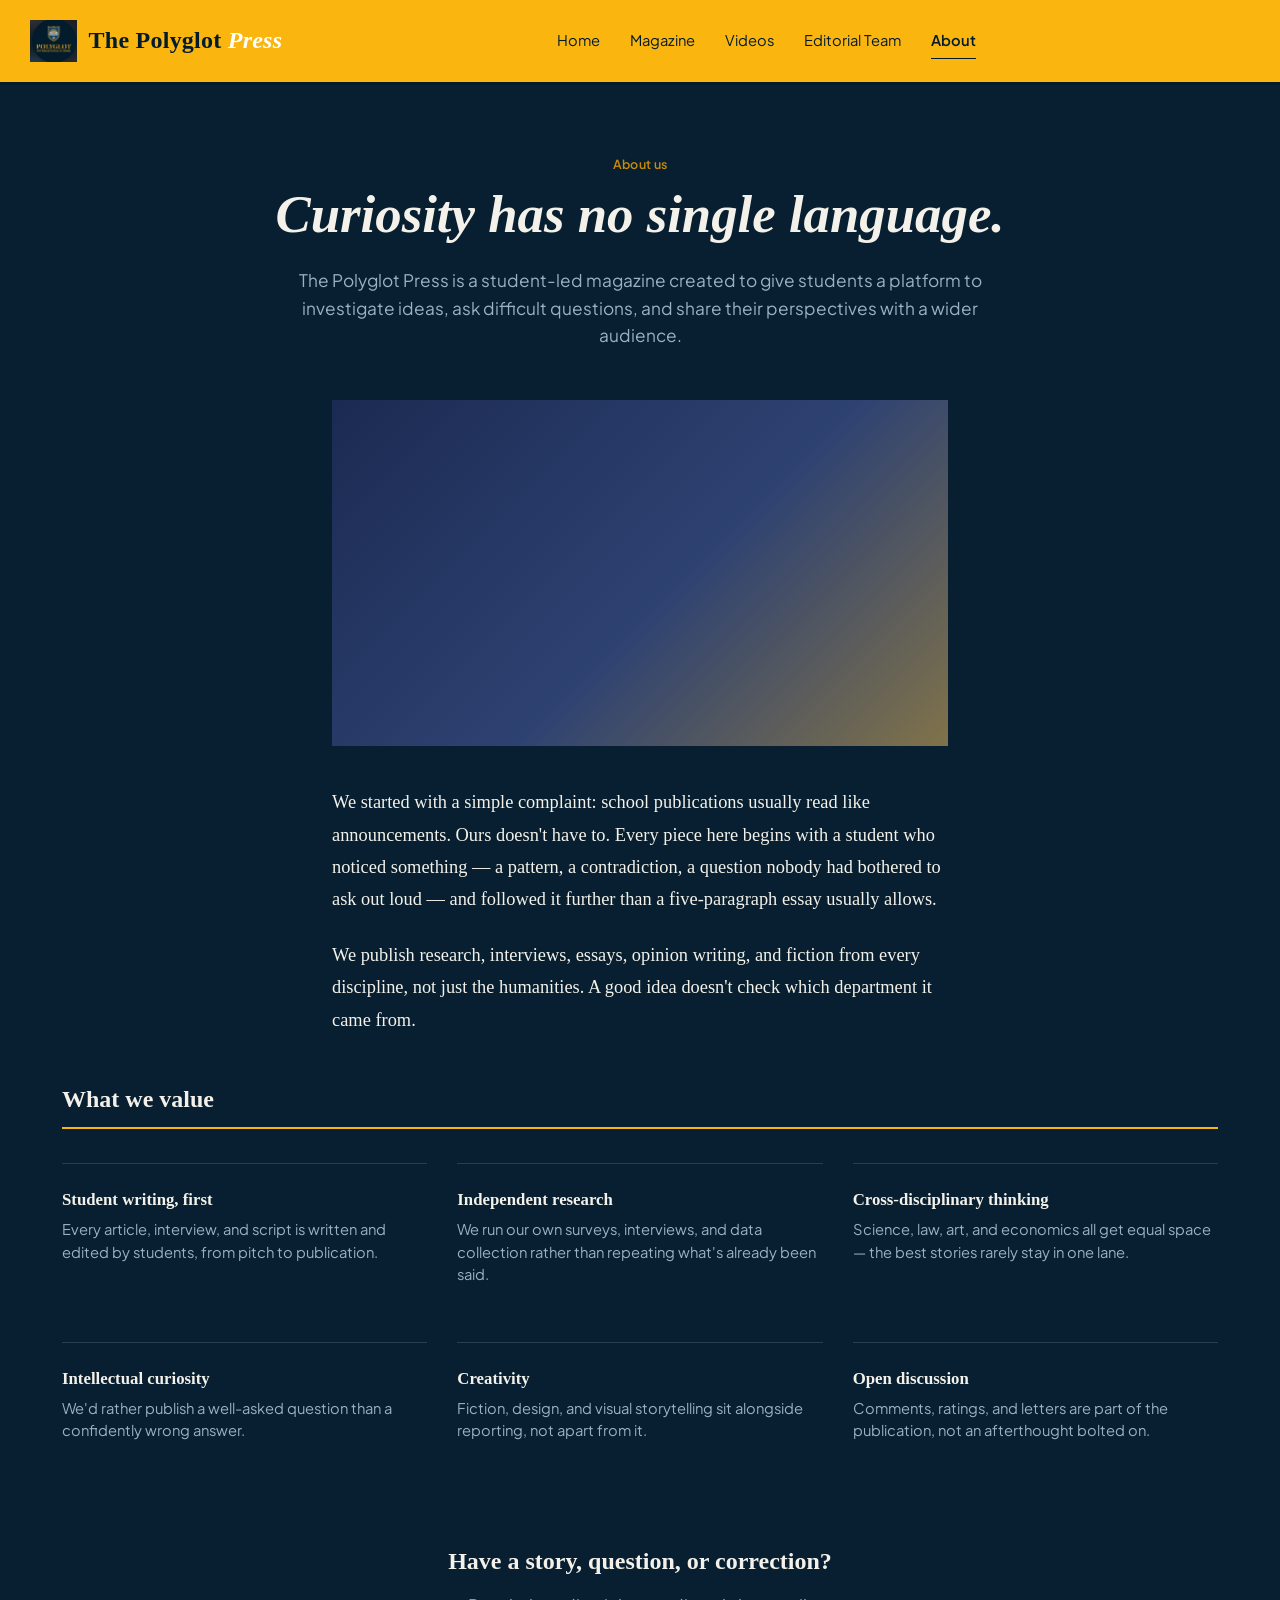
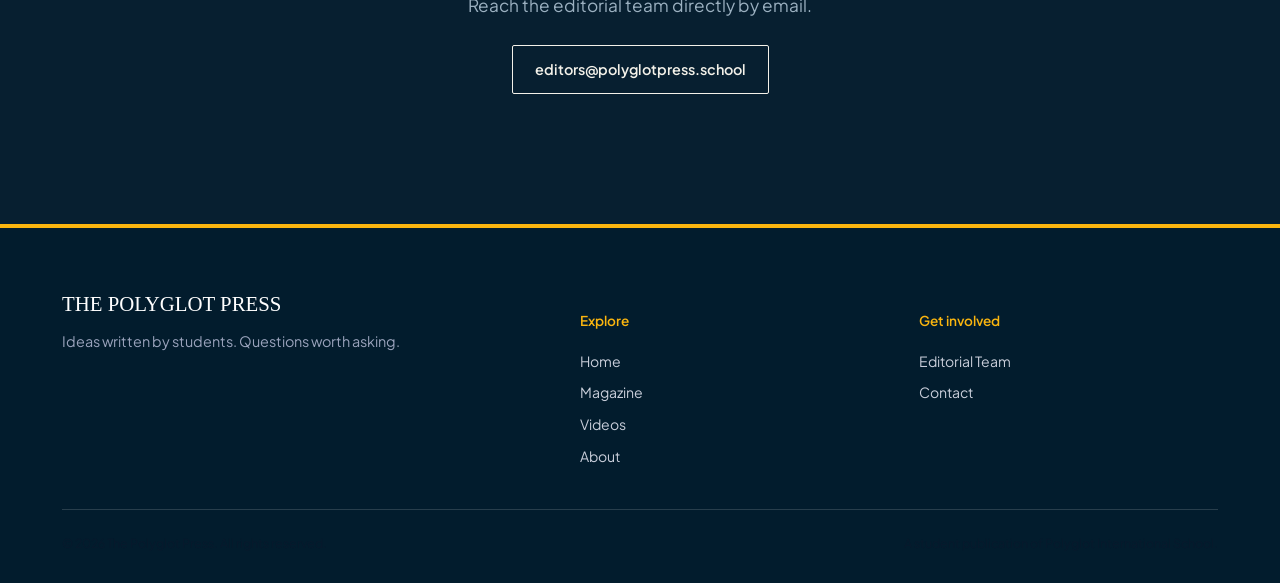
<file: about.html>
<!DOCTYPE html>
<html lang="en">
<head>
<meta charset="UTF-8">
<meta name="viewport" content="width=device-width, initial-scale=1.0">
<title>About — The Polyglot Press</title>
<link rel="preconnect" href="https://fonts.googleapis.com">
<link rel="preconnect" href="https://fonts.gstatic.com" crossorigin>
<link href="https://fonts.googleapis.com/css2?family=Playfair+Display:ital,wght@0,500;0,600;0,700;0,800;0,900;1,600https://fonts.googleapis.com/css2?family=Fraunces:ital,opsz,wght@0,9..144,400;0,9..144,500;0,9..144,600;0,9..144,700;1,9..144,500;1,9..144,600&family=Plus+Jakarta+Sans:wght@400;500;600;700&display=swapfamily=Manrope:wght@400;500;600;700;800https://fonts.googleapis.com/css2?family=Fraunces:ital,opsz,wght@0,9..144,400;0,9..144,500;0,9..144,600;0,9..144,700;1,9..144,500;1,9..144,600&family=Plus+Jakarta+Sans:wght@400;500;600;700&display=swapdisplay=swap" rel="stylesheet">
<link rel="stylesheet" href="assets/style.css">
</head>
<body>

<header class="masthead">
  <div class="wrap masthead-top">
    <a href="index.html" class="brand">
      <img src="assets/img/logo-badge.png" alt="The Polyglot Press">
      <span class="brand-name">The Polyglot <em>Press</em></span>
    </a>
    <nav class="masthead-nav" id="mainNav">
      <a href="index.html">Home</a>
      <a href="archive.html">Magazine</a>
      <a href="videos.html">Videos</a>
      <a href="team.html">Editorial Team</a>
      <a href="about.html" class="active">About</a>
    </nav>
    <div class="masthead-cta">
      <button class="nav-toggle" id="navToggle" aria-label="Open menu"><span></span></button>
    </div>
  </div>
</header>

<section class="wrap about-hero">
  <div class="kicker">About us</div>
  <h1>Curiosity has no single language.</h1>
  <p class="dek" style="margin:22px auto 0;">The Polyglot Press is a student-led magazine created to give students a platform to investigate ideas, ask difficult questions, and share their perspectives with a wider audience.</p>
</section>

<section class="wrap" style="max-width:680px; margin:0 auto; padding-bottom:50px;">
  <div class="media" style="aspect-ratio:16/9; margin-bottom:40px;"></div>
  <p style="font-family:var(--serif); font-size:1.15rem; line-height:1.75; color:var(--ink); margin-bottom:24px;">We started with a simple complaint: school publications usually read like announcements. Ours doesn't have to. Every piece here begins with a student who noticed something — a pattern, a contradiction, a question nobody had bothered to ask out loud — and followed it further than a five-paragraph essay usually allows.</p>
  <p style="font-family:var(--serif); font-size:1.15rem; line-height:1.75; color:var(--ink);">We publish research, interviews, essays, opinion writing, and fiction from every discipline, not just the humanities. A good idea doesn't check which department it came from.</p>
</section>

<section class="wrap" style="padding-bottom:80px;">
  <div class="section-head"><h2>What we value</h2></div>
  <div class="about-values">
    <div class="value-item">
      <h4>Student writing, first</h4>
      <p>Every article, interview, and script is written and edited by students, from pitch to publication.</p>
    </div>
    <div class="value-item">
      <h4>Independent research</h4>
      <p>We run our own surveys, interviews, and data collection rather than repeating what's already been said.</p>
    </div>
    <div class="value-item">
      <h4>Cross-disciplinary thinking</h4>
      <p>Science, law, art, and economics all get equal space — the best stories rarely stay in one lane.</p>
    </div>
    <div class="value-item">
      <h4>Intellectual curiosity</h4>
      <p>We'd rather publish a well-asked question than a confidently wrong answer.</p>
    </div>
    <div class="value-item">
      <h4>Creativity</h4>
      <p>Fiction, design, and visual storytelling sit alongside reporting, not apart from it.</p>
    </div>
    <div class="value-item">
      <h4>Open discussion</h4>
      <p>Comments, ratings, and letters are part of the publication, not an afterthought bolted on.</p>
    </div>
  </div>
</section>

<section id="contact" class="wrap" style="padding-bottom:90px; text-align:center;">
  <h2 class="h-lg">Have a story, question, or correction?</h2>
  <p class="dek" style="margin:16px auto 26px;">Reach the editorial team directly by email.</p>
  <div style="display:flex; gap:14px; justify-content:center; flex-wrap:wrap;">
    <a href="mailto:editors@polyglotpress.school" class="btn btn-outline">editors@polyglotpress.school</a>
  </div>
</section>

<footer class="site-footer">
  <div class="wrap">
    <div class="footer-grid">
      <div>
        <div class="footer-brand">THE POLYGLOT PRESS</div>
        <p class="footer-tag">Ideas written by students. Questions worth asking.</p>
      </div>
      <div>
        <h5>Explore</h5>
        <a href="index.html">Home</a>
        <a href="archive.html">Magazine</a>
        <a href="videos.html">Videos</a>
        <a href="about.html">About</a>
      </div>
      <div>
        <h5>Get involved</h5>
        <a href="team.html">Editorial Team</a>
        <a href="about.html#contact">Contact</a>
      </div>
    </div>
    <div class="footer-bottom">
      <span>© 2026 The Polyglot Press. All rights reserved.</span>
      <span>A student publication of Polyglot International School.</span>
    </div>
  </div>
</footer>

<script src="assets/script.js"></script>
</body>
</html>
</file>
<file: assets/style.css>
/* ============================================================
   The Polyglot Press — editorial design system
   ============================================================ */
:root{
  --navy:       #1A3E56;
  --navy-deep:  #021C2D;
  --gold:       #FAB50F;
  --gold-deep:  #C98A0A;
  --gold-tint:  #FDE7B8;
  --paper:      #071F30;
  --surface:    #1A3E56;
  --ink:        #F3F1E9;
  --muted:      #9BB0C0;
  --rule:       rgba(255,255,255,0.14);
  --rule-dark:  rgba(255,255,255,0.14);
  --serif:      "Fraunces", Georgia, "Times New Roman", serif;
  --sans:       "Plus Jakarta Sans", -apple-system, BlinkMacSystemFont, "Segoe UI", sans-serif;
  --max: 1220px;
}

*, *::before, *::after{ box-sizing:border-box; }
html{ scroll-behavior:smooth; }
body{
  margin:0; background:var(--paper); color:var(--ink);
  font-family:var(--sans); font-size:16px; line-height:1.55;
  -webkit-font-smoothing:antialiased;
}
img{ max-width:100%; display:block; }
a{ color:inherit; text-decoration:none; }
ul{ margin:0; padding:0; list-style:none; }
h1,h2,h3,h4{ font-family:var(--serif); font-weight:600; line-height:1.15; margin:0; color:var(--ink); }
p{ margin:0; }
button{ font-family:inherit; cursor:pointer; background:none; border:none; }
@media (prefers-reduced-motion: reduce){ *{ animation-duration:.01ms !important; transition-duration:.01ms !important; } }
:focus-visible{ outline:2px solid var(--gold); outline-offset:2px; }

.wrap{ max-width:var(--max); margin:0 auto; padding:0 32px; }
@media (max-width:640px){ .wrap{ padding:0 20px; } }

/* ---------- Masthead ---------- */
.masthead{ border-bottom:3px solid var(--navy-deep); background:var(--gold); position:sticky; top:0; z-index:50; }
.masthead-top{ display:flex; align-items:center; justify-content:space-between; padding:20px 0; gap:20px; }
.brand{ display:flex; align-items:center; gap:12px; }
.brand img{ height:42px; width:auto; }
.brand-name{ font-family:var(--serif); font-size:1.5rem; font-weight:700; color:var(--navy-deep); letter-spacing:0.01em; }
.brand-name em{ font-style:italic; color:#fff; font-weight:600; }
.masthead-nav{ display:flex; gap:30px; }
.masthead-nav a{ font-size:0.92rem; color:var(--navy-deep); padding:6px 0; border-bottom:1px solid transparent; }
.masthead-nav a:hover, .masthead-nav a.active{ border-color:var(--navy-deep); color:var(--navy-deep); font-weight:600; }
.masthead-cta{ display:flex; align-items:center; gap:16px; }
.nav-toggle{ display:none; width:38px; height:38px; border:1px solid var(--navy-deep); background:transparent; border-radius:3px; position:relative; }
.nav-toggle span, .nav-toggle::before, .nav-toggle::after{ content:""; position:absolute; left:9px; right:9px; height:1.5px; background:var(--navy-deep); }
.nav-toggle::before{ top:13px; } .nav-toggle span{ top:18px; } .nav-toggle::after{ top:23px; }
@media (max-width:900px){
  .masthead-nav{ position:absolute; top:100%; left:0; right:0; background:var(--gold); border-bottom:1px solid var(--navy-deep); flex-direction:column; gap:0; padding:6px 32px 18px; display:none; }
  .masthead-nav.open{ display:flex; }
  .masthead-nav a{ padding:12px 0; border-bottom:1px solid rgba(11,24,45,0.2); width:100%; }
  .nav-toggle{ display:block; }
  .masthead-cta .btn{ display:none; }
}
.dateline{ background:var(--navy); color:var(--gold-tint); font-family:var(--sans); font-size:0.78rem; padding:7px 0; text-align:center; letter-spacing:0.02em; }

/* ---------- Buttons ---------- */
.btn{ display:inline-flex; align-items:center; gap:8px; padding:12px 22px; border-radius:2px; font-weight:600; font-size:0.9rem; border:1px solid transparent; transition:background .15s ease, color .15s ease, border-color .15s ease; }
.btn-navy{ background:var(--gold); color:var(--navy-deep); }
.btn-navy:hover{ background:var(--gold-deep); color:#fff; }
.btn-outline{ border-color:var(--ink); color:var(--ink); }
.btn-outline:hover{ background:var(--gold); color:var(--navy-deep); border-color:var(--gold); }
.btn-gold{ background:var(--gold); color:var(--navy-deep); }
.btn-gold:hover{ background:var(--gold-deep); color:#fff; }

/* ---------- Hero (homepage) ---------- */
.hero-grid{ display:grid; grid-template-columns:1.6fr 1fr; gap:56px; padding:52px 0 60px; }
@media (max-width:900px){ .hero-grid{ grid-template-columns:1fr; gap:36px; } }
.hero-feature img, .hero-feature .media{ width:100%; aspect-ratio:16/10; object-fit:cover; margin-bottom:22px; }
.kicker{ font-family:var(--sans); font-size:0.78rem; color:var(--gold-deep); font-weight:600; letter-spacing:0.03em; margin-bottom:10px; }
.hero-feature h1{ font-size:clamp(1.9rem, 3.4vw, 2.7rem); margin-bottom:14px; }
.dek{ font-size:1.08rem; color:var(--muted); line-height:1.6; max-width:56ch; }
.byline{ font-size:0.85rem; color:var(--muted); margin-top:16px; font-style:italic; font-family:var(--serif); }

.hero-side{ display:flex; flex-direction:column; gap:24px; }
.side-item{ display:grid; grid-template-columns:88px 1fr; gap:16px; padding-bottom:22px; border-bottom:1px solid var(--rule); }
.side-item:last-child{ border-bottom:none; }
.side-item img, .side-item .media{ width:88px; height:88px; object-fit:cover; }
.side-item h3{ font-size:1.02rem; line-height:1.3; }
.side-item .kicker{ margin-bottom:4px; }

/* ---------- Article grid (Latest) ---------- */
.section-head{ display:flex; justify-content:space-between; align-items:baseline; margin-bottom:34px; border-bottom:2px solid var(--gold); padding-bottom:14px; }
.section-head h2{ font-size:1.5rem; }
.section-head a{ font-size:0.88rem; color:var(--gold-deep); font-weight:600; }
.article-grid{ display:grid; grid-template-columns:repeat(3, 1fr); gap:40px 34px; }
@media (max-width:900px){ .article-grid{ grid-template-columns:repeat(2,1fr); } }
@media (max-width:640px){ .article-grid{ grid-template-columns:1fr; } }
.article-card img, .article-card .media{ width:100%; aspect-ratio:4/3; object-fit:cover; margin-bottom:16px; }
.article-card h3{ font-size:1.15rem; margin-bottom:8px; line-height:1.3; }
.article-card p{ font-size:0.92rem; color:var(--muted); }
.card-meta{ display:flex; gap:10px; align-items:center; font-size:0.78rem; color:var(--muted); margin-top:10px; font-family:var(--sans); }
.card-meta .dot{ width:3px; height:3px; border-radius:50%; background:var(--muted); }

/* ---------- Video section ---------- */
.section-navy{ background:var(--gold); color:var(--navy-deep); padding:60px 0; }
.section-navy .section-head{ border-color:rgba(11,24,45,0.3); }
.section-navy .section-head h2{ color:var(--navy-deep); }
.section-navy .section-head a{ color:var(--navy-deep); font-weight:700; }
.video-row{ display:grid; grid-template-columns:repeat(4,1fr); gap:24px; }
@media (max-width:960px){ .video-row{ grid-template-columns:repeat(2,1fr); } }
@media (max-width:560px){ .video-row{ grid-template-columns:1fr; } }
.video-card{ position:relative; }
.video-thumb{ position:relative; aspect-ratio:16/9; overflow:hidden; margin-bottom:12px; background:#243256; }
.video-thumb img, .video-thumb .media{ width:100%; height:100%; object-fit:cover; opacity:0.85; }
.play-btn{
  position:absolute; top:50%; left:50%; transform:translate(-50%,-50%);
  width:52px; height:52px; border-radius:50%; background:rgba(255,255,255,0.92);
  display:flex; align-items:center; justify-content:center;
}
.play-btn::after{ content:""; border-style:solid; border-width:9px 0 9px 15px; border-color:transparent transparent transparent var(--navy); margin-left:4px; }
.video-card h4{ font-size:0.98rem; color:var(--navy-deep); line-height:1.35; font-family:var(--serif); font-weight:600; }
.video-card .card-meta{ color:rgba(11,24,45,0.7); }

/* ---------- Article page ---------- */
.article-hero{ padding:44px 0 0; }
.article-hero .kicker{ text-align:center; }
.article-hero h1{ font-size:clamp(2.1rem,4.2vw,3.1rem); text-align:center; max-width:18ch; margin:0 auto 20px; }
.article-hero .dek{ text-align:center; max-width:60ch; margin:0 auto; font-size:1.15rem; }
.article-hero-meta{ display:flex; justify-content:center; gap:18px; margin:26px 0; font-size:0.88rem; color:var(--muted); align-items:center; }
.article-hero img, .article-hero .media{ width:100%; aspect-ratio:16/8; object-fit:cover; margin:30px 0; }
.article-body{ max-width:680px; margin:0 auto; padding-bottom:60px; }
.article-body p{ font-family:var(--serif); font-size:1.18rem; line-height:1.75; color:var(--ink); margin-bottom:26px; }
.article-body p:first-of-type::first-letter{
  font-family:var(--serif); font-size:3.6rem; float:left; line-height:0.85; padding:6px 10px 0 0; color:var(--gold); font-weight:700;
}
.article-body h2{ font-size:1.5rem; margin:40px 0 18px; }
.pull-quote{ font-family:var(--serif); font-style:italic; font-size:1.5rem; color:var(--gold-tint); border-left:3px solid var(--gold); padding:4px 0 4px 26px; margin:36px 0; line-height:1.5; }

/* ---------- Rating ---------- */
.rating-box{ display:flex; align-items:center; gap:12px; }
.stars{ display:flex; gap:3px; }
.star{ font-size:1.3rem; color:var(--gold); }
.star.empty{ color:var(--rule); }
.rating-text{ font-size:0.85rem; color:var(--muted); }

/* ---------- Comments ---------- */
.comments{ max-width:680px; margin:0 auto; padding:50px 0 80px; border-top:1px solid var(--rule); }
.comments h2{ font-size:1.3rem; margin-bottom:26px; }
.comment-form{ display:grid; gap:14px; margin-bottom:44px; }
.comment-form input, .comment-form textarea{
  width:100%; padding:12px 14px; border:1px solid var(--rule); border-radius:2px;
  font-family:var(--sans); font-size:0.95rem; background:var(--surface); color:var(--ink);
}
.comment-form textarea{ min-height:100px; resize:vertical; }
.comment-item{ display:flex; gap:16px; padding:20px 0; border-bottom:1px solid var(--rule); }
.comment-avatar{ width:40px; height:40px; border-radius:50%; background:var(--gold-tint); color:var(--gold-deep); display:flex; align-items:center; justify-content:center; font-family:var(--serif); font-weight:700; flex-shrink:0; }
.comment-name{ font-weight:600; font-size:0.92rem; }
.comment-date{ font-size:0.78rem; color:var(--muted); margin-left:8px; }
.comment-text{ margin-top:6px; font-size:0.94rem; color:var(--ink); line-height:1.55; }

/* ---------- Team ---------- */
.team-grid{ display:grid; grid-template-columns:repeat(4,1fr); gap:32px; }
@media (max-width:900px){ .team-grid{ grid-template-columns:repeat(2,1fr); } }
.team-card img, .team-card .media{ width:100%; aspect-ratio:1; object-fit:cover; margin-bottom:14px; filter:grayscale(15%); }
.team-card h3{ font-size:1.05rem; }
.team-card .role{ font-size:0.85rem; color:var(--gold-deep); font-family:var(--sans); margin-top:2px; }

/* ---------- Archive ---------- */
.issue-row{ display:grid; grid-template-columns:200px 1fr auto; gap:30px; align-items:center; padding:28px 0; border-bottom:1px solid var(--rule); }
@media (max-width:700px){ .issue-row{ grid-template-columns:100px 1fr; } .issue-row .btn{ grid-column:2; justify-self:start; margin-top:10px; } }
.issue-row img, .issue-row .media{ width:200px; aspect-ratio:3/4; object-fit:cover; }
@media (max-width:700px){ .issue-row img{ width:100px; } }
.issue-row h3{ font-size:1.3rem; margin-bottom:6px; }
.issue-row .kicker{ margin-bottom:8px; }

/* ---------- About ---------- */
.about-hero{ text-align:center; padding:70px 0 50px; max-width:760px; margin:0 auto; }
.about-hero h1{ font-size:clamp(2.2rem,4.6vw,3.3rem); font-style:italic; }
.about-values{ display:grid; grid-template-columns:repeat(3,1fr); gap:30px; margin-top:20px; }
@media (max-width:760px){ .about-values{ grid-template-columns:1fr; } }
.value-item{ padding:26px 0; border-top:1px solid var(--rule); }
.value-item h4{ font-size:1.05rem; margin-bottom:8px; }
.value-item p{ font-size:0.92rem; color:var(--muted); }

/* ---------- Submit form ---------- */
.submit-form{ max-width:640px; margin:0 auto; display:grid; gap:20px; padding-bottom:70px; }
.form-row{ display:grid; gap:8px; }
.form-row label{ font-size:0.85rem; font-weight:600; color:var(--navy); }
.form-row input, .form-row select, .form-row textarea{
  padding:13px 15px; border:1px solid var(--rule); border-radius:2px; font-family:var(--sans); font-size:0.95rem; background:var(--surface);
}
.form-row textarea{ min-height:130px; resize:vertical; }
.file-drop{ border:1px dashed var(--rule); border-radius:2px; padding:26px; text-align:center; color:var(--muted); font-size:0.9rem; background:var(--surface); }
.two-col{ display:grid; grid-template-columns:1fr 1fr; gap:20px; }
@media (max-width:560px){ .two-col{ grid-template-columns:1fr; } }

/* ---------- Footer ---------- */
.site-footer{ background:var(--navy-deep); color:#C9CEDA; padding:60px 0 30px; margin-top:40px; border-top:4px solid var(--gold); }
.footer-grid{ display:grid; grid-template-columns:1.6fr 1fr 1fr; gap:40px; padding-bottom:36px; border-bottom:1px solid rgba(255,255,255,0.15); }
.footer-brand{ font-family:var(--serif); font-size:1.3rem; color:#fff; margin-bottom:10px; }
.footer-tag{ font-size:0.9rem; color:#9AA3BC; max-width:34ch; }
.footer-grid h5{ color:var(--gold); font-size:0.85rem; margin-bottom:14px; font-weight:600; }
.footer-grid a{ display:block; padding:5px 0; font-size:0.88rem; color:#C9CEDA; }
.footer-grid a:hover{ color:var(--gold); }
.footer-bottom{ display:flex; justify-content:space-between; padding-top:24px; font-size:0.78rem; color:#7C87A6; flex-wrap:wrap; gap:10px; }
.footer-bottom{ display:flex; justify-content:space-between; padding-top:24px; font-size:0.78rem; color:rgba(11,24,45,0.65); flex-wrap:wrap; gap:10px; }
@media (max-width:700px){ .footer-grid{ grid-template-columns:1fr; } }

.page-hero{ padding:50px 0 10px; }
.page-hero h1{ font-size:clamp(2rem,4vw,2.8rem); }

.media{ width:100%; object-fit:cover; display:block; background:linear-gradient(135deg, #1B2A52 0%, #2E4272 55%, #B7922E 130%); }
</file>
